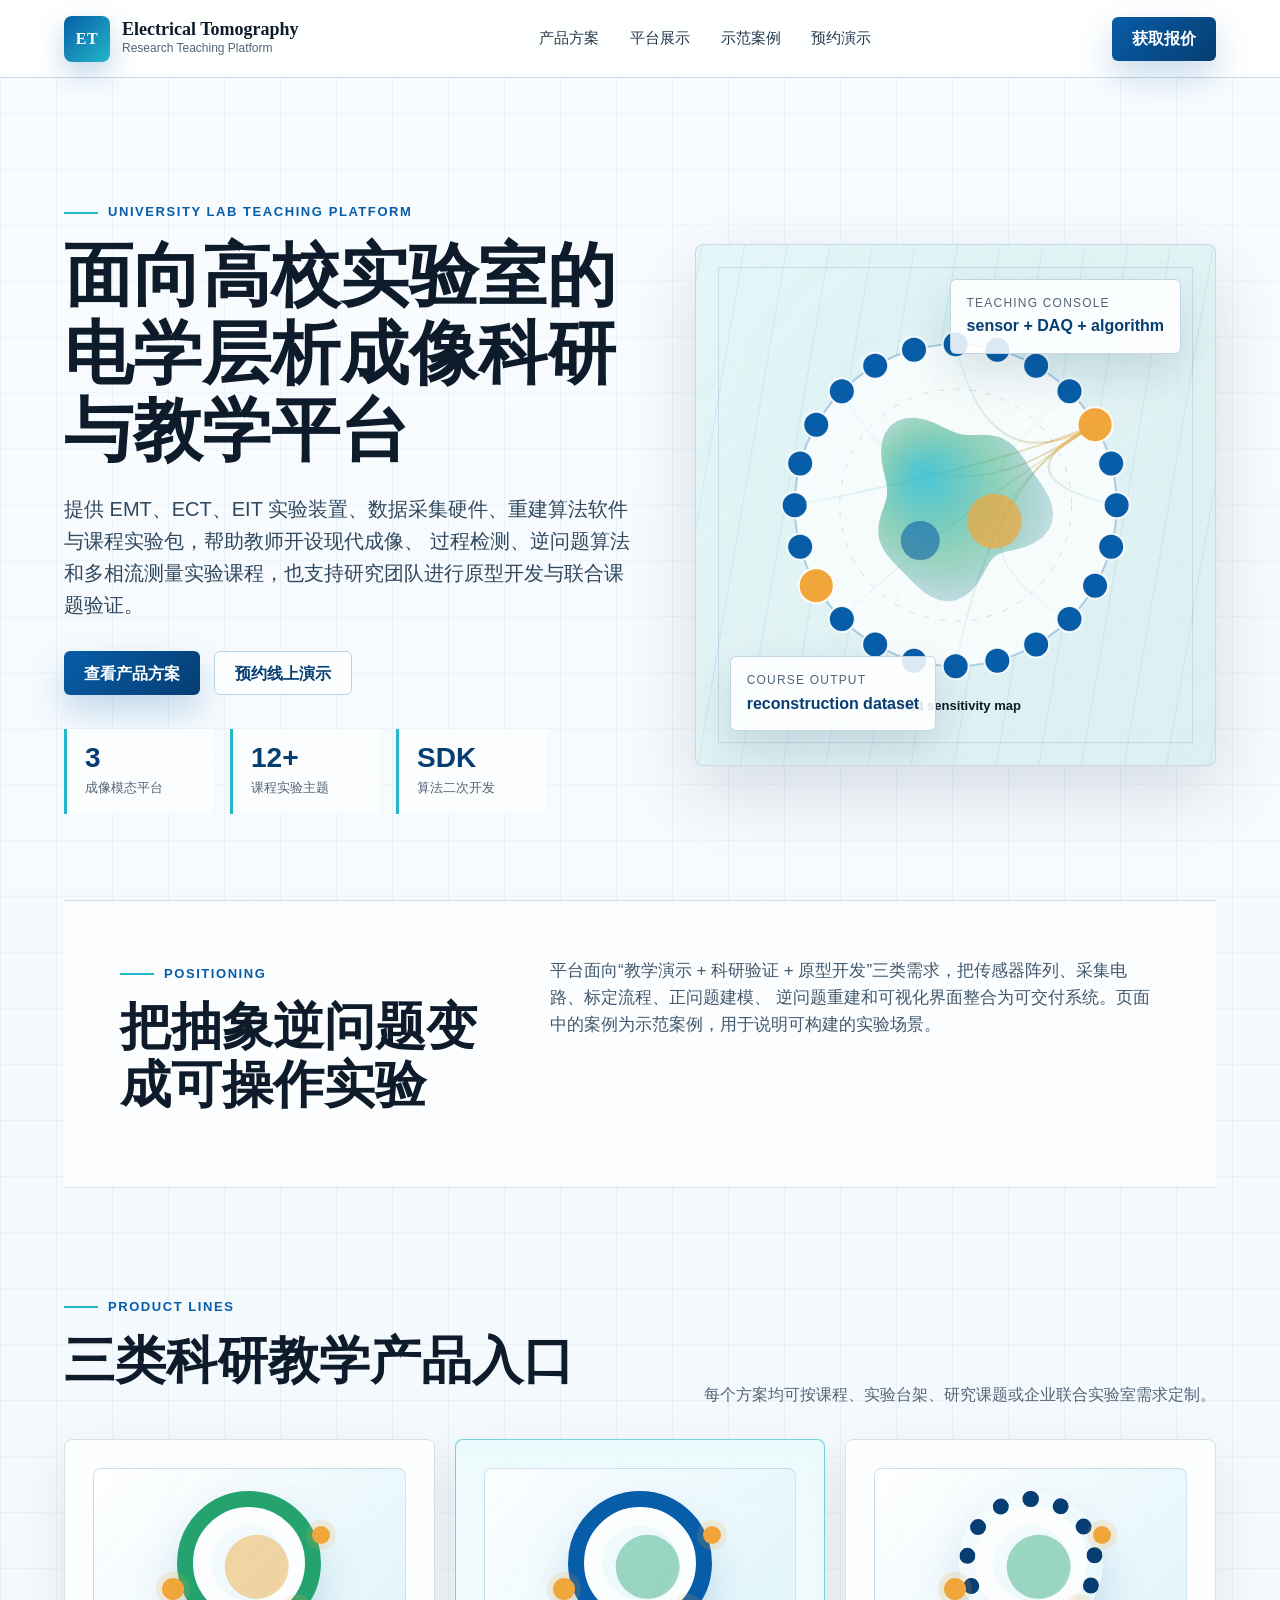
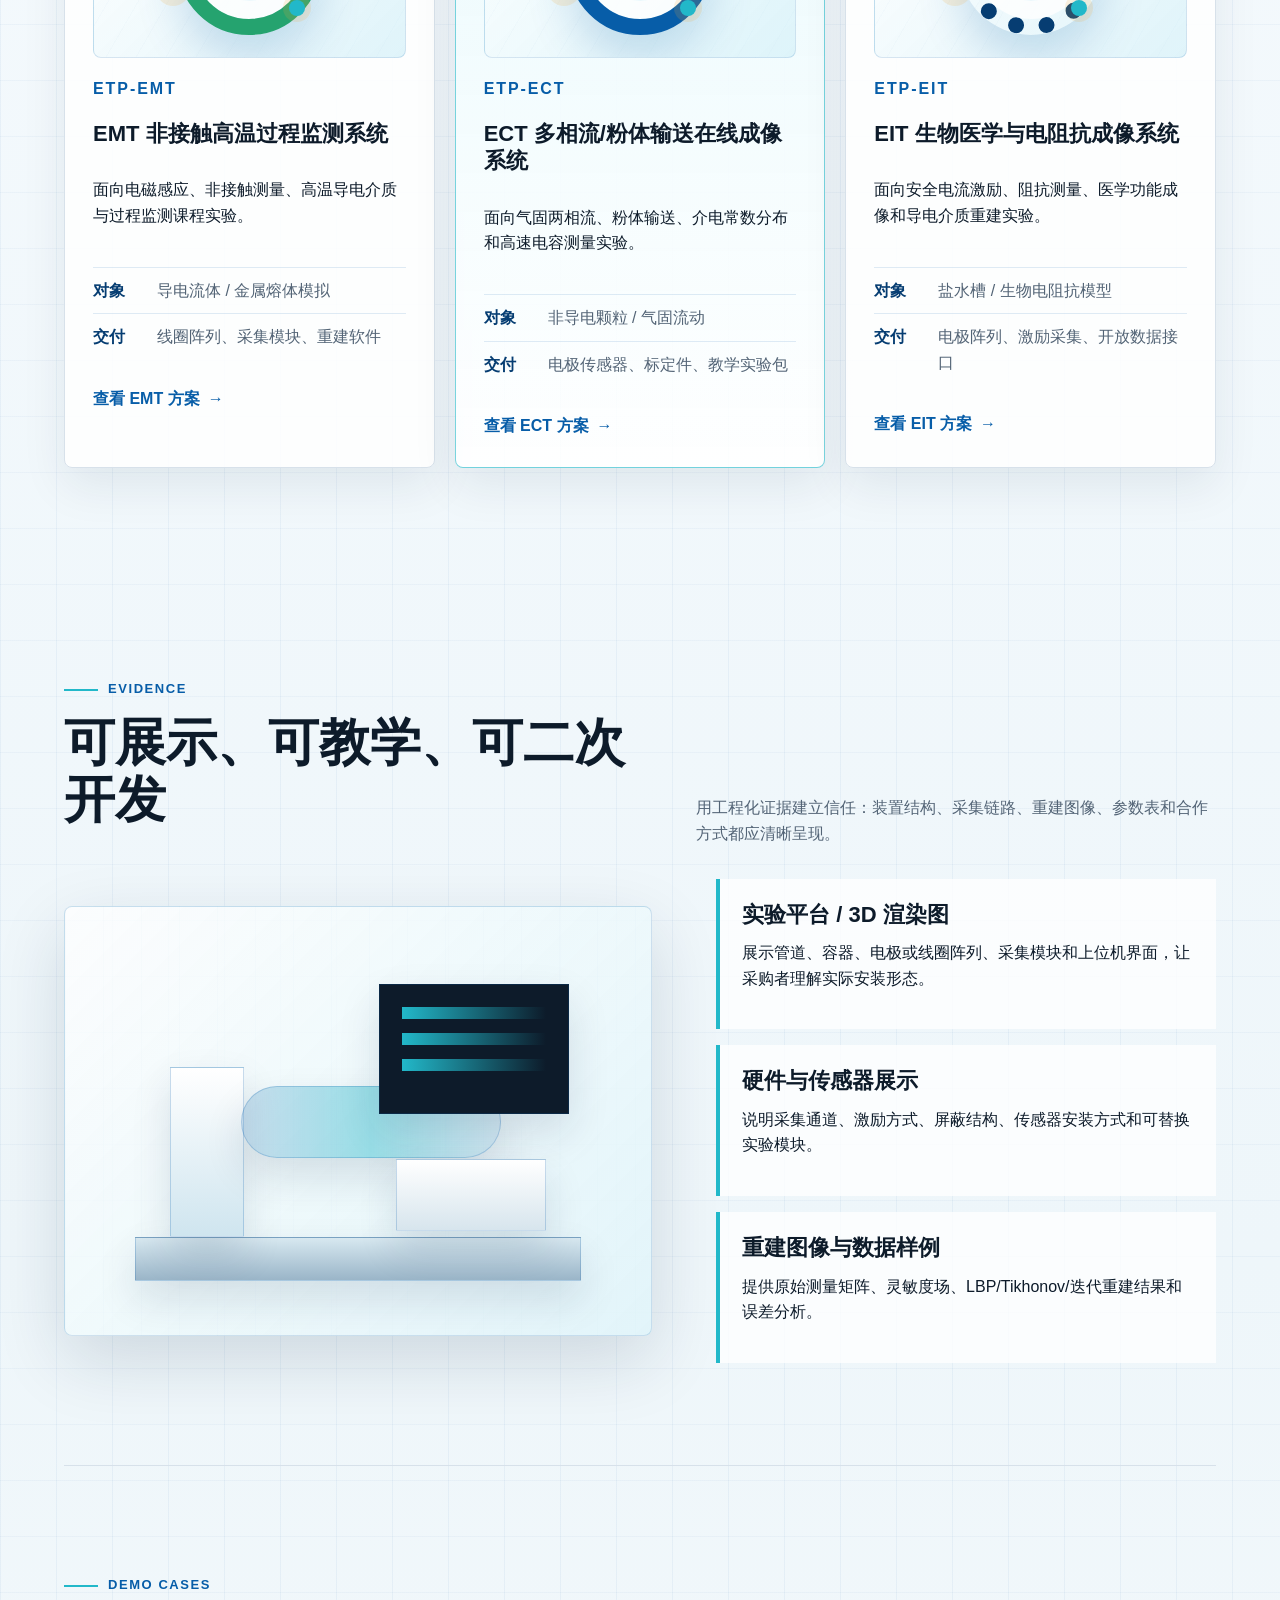
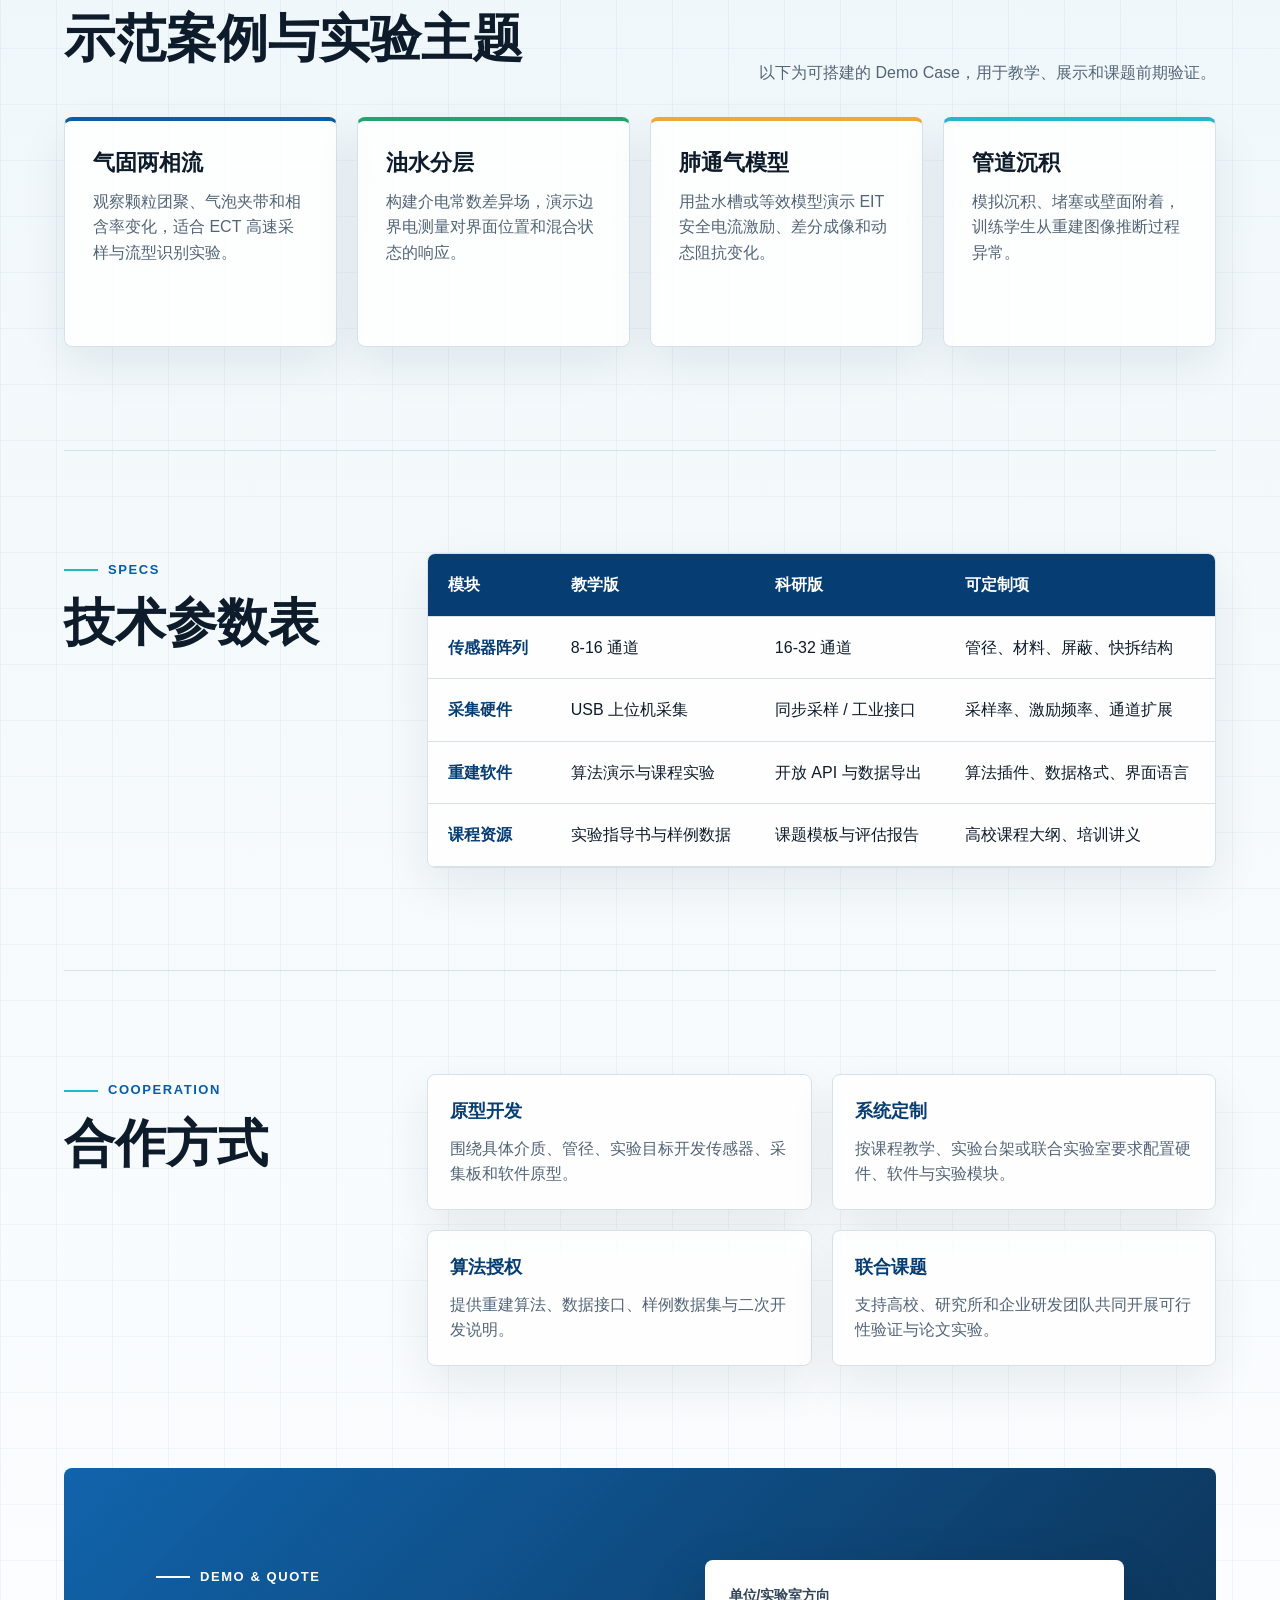
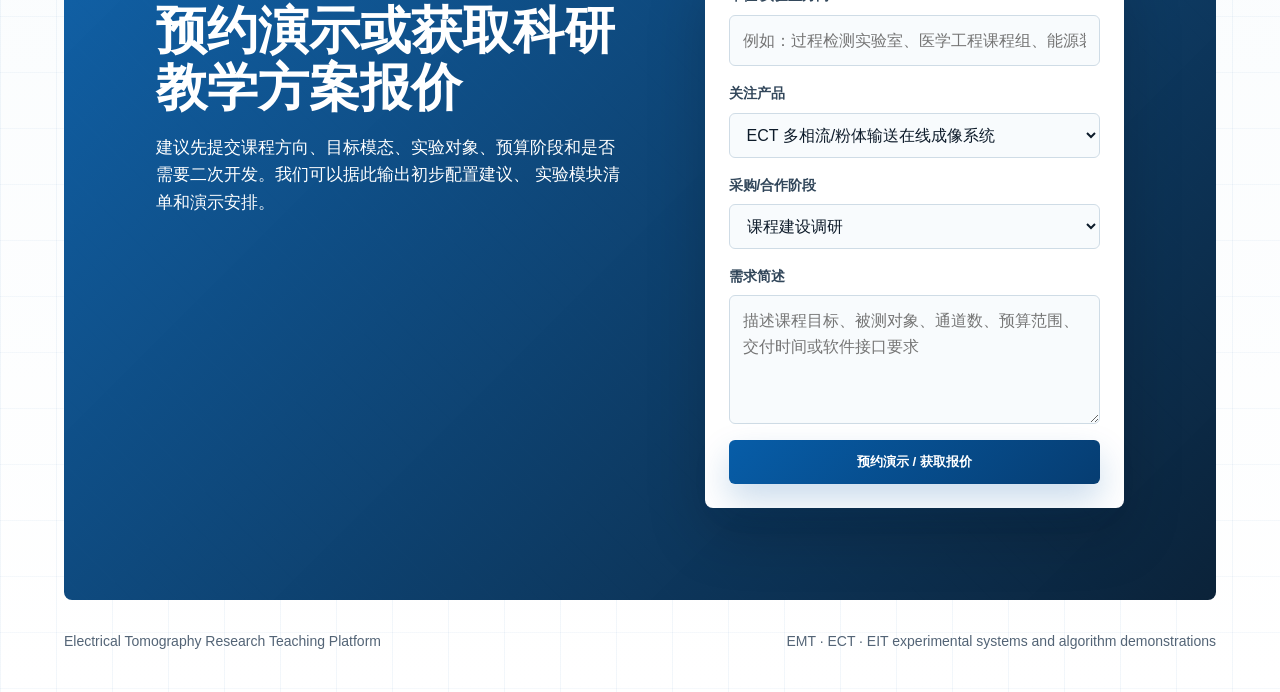
<file: index.html>
<!doctype html>
<html lang="zh-CN">
  <head>
    <meta charset="utf-8" />
    <meta name="viewport" content="width=device-width, initial-scale=1" />
    <title>电学层析成像科研教学平台 | EMT · ECT · EIT</title>
    <meta
      name="description"
      content="面向高校与实验室的电学层析成像科研教学平台，提供 EMT、ECT、EIT 实验装置、课程平台、算法演示系统与联合开发服务。"
    />
    <link rel="stylesheet" href="styles.css" />
  </head>
  <body>
    <header class="site-header">
      <a class="brand" href="index.html#top" aria-label="电学层析成像首页">
        <span class="brand-mark">ET</span>
        <span>
          <strong>Electrical Tomography</strong>
          <small>Research Teaching Platform</small>
        </span>
      </a>
      <nav class="nav" aria-label="主导航">
        <a href="#products">产品方案</a>
        <a href="#evidence">平台展示</a>
        <a href="#cases">示范案例</a>
        <a href="#contact">预约演示</a>
      </nav>
      <a class="header-cta" href="#contact">获取报价</a>
    </header>

    <main id="top">
      <section class="hero">
        <div class="hero-copy">
          <p class="eyebrow">University Lab Teaching Platform</p>
          <h1>
            <span>面向高校实验室的</span>
            <span>电学层析成像科研</span>
            <span>与教学平台</span>
          </h1>
          <p class="lead">
            提供 EMT、ECT、EIT 实验装置、数据采集硬件、重建算法软件与课程实验包，帮助教师开设现代成像、
            过程检测、逆问题算法和多相流测量实验课程，也支持研究团队进行原型开发与联合课题验证。
          </p>
          <div class="hero-actions">
            <a class="button primary" href="#products">查看产品方案</a>
            <a class="button secondary" href="#contact">预约线上演示</a>
          </div>
          <dl class="hero-stats" aria-label="平台能力">
            <div>
              <dt>3</dt>
              <dd>成像模态平台</dd>
            </div>
            <div>
              <dt>12+</dt>
              <dd>课程实验主题</dd>
            </div>
            <div>
              <dt>SDK</dt>
              <dd>算法二次开发</dd>
            </div>
          </dl>
        </div>
        <div class="hero-visual" aria-label="电学层析成像动态示意">
          <canvas id="tomographyCanvas" width="760" height="760"></canvas>
          <div class="visual-card visual-card-top">
            <span>Teaching Console</span>
            <strong>sensor + DAQ + algorithm</strong>
          </div>
          <div class="visual-card visual-card-bottom">
            <span>Course Output</span>
            <strong>reconstruction dataset</strong>
          </div>
        </div>
      </section>

      <section class="intro-band">
        <div>
          <span class="section-kicker">Positioning</span>
          <h2>把抽象逆问题变成可操作实验</h2>
        </div>
        <p>
          平台面向“教学演示 + 科研验证 + 原型开发”三类需求，把传感器阵列、采集电路、标定流程、正问题建模、
          逆问题重建和可视化界面整合为可交付系统。页面中的案例为示范案例，用于说明可构建的实验场景。
        </p>
      </section>

      <section id="products" class="section product-section">
        <div class="section-head">
          <div>
            <span class="section-kicker">Product Lines</span>
            <h2>三类科研教学产品入口</h2>
          </div>
          <p class="section-note">每个方案均可按课程、实验台架、研究课题或企业联合实验室需求定制。</p>
        </div>
        <div class="product-grid">
          <article class="product-card">
            <div class="device-render emt-render" aria-hidden="true">
              <span></span><span></span><span></span>
            </div>
            <p class="product-code">ETP-EMT</p>
            <h3>EMT 非接触高温过程监测系统</h3>
            <p>面向电磁感应、非接触测量、高温导电介质与过程监测课程实验。</p>
            <dl class="mini-specs">
              <div><dt>对象</dt><dd>导电流体 / 金属熔体模拟</dd></div>
              <div><dt>交付</dt><dd>线圈阵列、采集模块、重建软件</dd></div>
            </dl>
            <a class="text-link" href="product-emt.html">查看 EMT 方案</a>
          </article>
          <article class="product-card featured-product">
            <div class="device-render ect-render" aria-hidden="true">
              <span></span><span></span><span></span>
            </div>
            <p class="product-code">ETP-ECT</p>
            <h3>ECT 多相流/粉体输送在线成像系统</h3>
            <p>面向气固两相流、粉体输送、介电常数分布和高速电容测量实验。</p>
            <dl class="mini-specs">
              <div><dt>对象</dt><dd>非导电颗粒 / 气固流动</dd></div>
              <div><dt>交付</dt><dd>电极传感器、标定件、教学实验包</dd></div>
            </dl>
            <a class="text-link" href="product-ect.html">查看 ECT 方案</a>
          </article>
          <article class="product-card">
            <div class="device-render eit-render" aria-hidden="true">
              <span></span><span></span><span></span>
            </div>
            <p class="product-code">ETP-EIT</p>
            <h3>EIT 生物医学与电阻抗成像系统</h3>
            <p>面向安全电流激励、阻抗测量、医学功能成像和导电介质重建实验。</p>
            <dl class="mini-specs">
              <div><dt>对象</dt><dd>盐水槽 / 生物电阻抗模型</dd></div>
              <div><dt>交付</dt><dd>电极阵列、激励采集、开放数据接口</dd></div>
            </dl>
            <a class="text-link" href="product-eit.html">查看 EIT 方案</a>
          </article>
        </div>
      </section>

      <section id="evidence" class="section evidence-section">
        <div class="section-head">
          <div>
            <span class="section-kicker">Evidence</span>
            <h2>可展示、可教学、可二次开发</h2>
          </div>
          <p class="section-note">用工程化证据建立信任：装置结构、采集链路、重建图像、参数表和合作方式都应清晰呈现。</p>
        </div>
        <div class="evidence-layout">
          <div class="lab-render" aria-label="实验平台三维示意">
            <div class="bench"></div>
            <div class="tower"></div>
            <div class="pipe"></div>
            <div class="screen">
              <span></span><span></span><span></span>
            </div>
            <div class="daq"></div>
          </div>
          <div class="evidence-list">
            <article>
              <h3>实验平台 / 3D 渲染图</h3>
              <p>展示管道、容器、电极或线圈阵列、采集模块和上位机界面，让采购者理解实际安装形态。</p>
            </article>
            <article>
              <h3>硬件与传感器展示</h3>
              <p>说明采集通道、激励方式、屏蔽结构、传感器安装方式和可替换实验模块。</p>
            </article>
            <article>
              <h3>重建图像与数据样例</h3>
              <p>提供原始测量矩阵、灵敏度场、LBP/Tikhonov/迭代重建结果和误差分析。</p>
            </article>
          </div>
        </div>
      </section>

      <section id="cases" class="section applications">
        <div class="section-head">
          <div>
            <span class="section-kicker">Demo Cases</span>
            <h2>示范案例与实验主题</h2>
          </div>
          <p class="section-note">以下为可搭建的 Demo Case，用于教学、展示和课题前期验证。</p>
        </div>
        <div class="app-grid">
          <article>
            <h3>气固两相流</h3>
            <p>观察颗粒团聚、气泡夹带和相含率变化，适合 ECT 高速采样与流型识别实验。</p>
          </article>
          <article>
            <h3>油水分层</h3>
            <p>构建介电常数差异场，演示边界电测量对界面位置和混合状态的响应。</p>
          </article>
          <article>
            <h3>肺通气模型</h3>
            <p>用盐水槽或等效模型演示 EIT 安全电流激励、差分成像和动态阻抗变化。</p>
          </article>
          <article>
            <h3>管道沉积</h3>
            <p>模拟沉积、堵塞或壁面附着，训练学生从重建图像推断过程异常。</p>
          </article>
        </div>
      </section>

      <section class="section spec-section">
        <div>
          <span class="section-kicker">Specs</span>
          <h2>技术参数表</h2>
        </div>
        <div class="table-wrap">
          <table>
            <thead>
              <tr>
                <th>模块</th>
                <th>教学版</th>
                <th>科研版</th>
                <th>可定制项</th>
              </tr>
            </thead>
            <tbody>
              <tr>
                <td>传感器阵列</td>
                <td>8-16 通道</td>
                <td>16-32 通道</td>
                <td>管径、材料、屏蔽、快拆结构</td>
              </tr>
              <tr>
                <td>采集硬件</td>
                <td>USB 上位机采集</td>
                <td>同步采样 / 工业接口</td>
                <td>采样率、激励频率、通道扩展</td>
              </tr>
              <tr>
                <td>重建软件</td>
                <td>算法演示与课程实验</td>
                <td>开放 API 与数据导出</td>
                <td>算法插件、数据格式、界面语言</td>
              </tr>
              <tr>
                <td>课程资源</td>
                <td>实验指导书与样例数据</td>
                <td>课题模板与评估报告</td>
                <td>高校课程大纲、培训讲义</td>
              </tr>
            </tbody>
          </table>
        </div>
      </section>

      <section class="section collaboration">
        <div>
          <span class="section-kicker">Cooperation</span>
          <h2>合作方式</h2>
        </div>
        <div class="capability-grid">
          <div>
            <strong>原型开发</strong>
            <span>围绕具体介质、管径、实验目标开发传感器、采集板和软件原型。</span>
          </div>
          <div>
            <strong>系统定制</strong>
            <span>按课程教学、实验台架或联合实验室要求配置硬件、软件与实验模块。</span>
          </div>
          <div>
            <strong>算法授权</strong>
            <span>提供重建算法、数据接口、样例数据集与二次开发说明。</span>
          </div>
          <div>
            <strong>联合课题</strong>
            <span>支持高校、研究所和企业研发团队共同开展可行性验证与论文实验。</span>
          </div>
        </div>
      </section>

      <section id="contact" class="contact">
        <div>
          <span class="section-kicker">Demo & Quote</span>
          <h2>预约演示或获取科研教学方案报价</h2>
          <p>
            建议先提交课程方向、目标模态、实验对象、预算阶段和是否需要二次开发。我们可以据此输出初步配置建议、
            实验模块清单和演示安排。
          </p>
        </div>
        <form class="contact-form">
          <label>
            <span>单位/实验室方向</span>
            <input type="text" placeholder="例如：过程检测实验室、医学工程课程组、能源装备团队" />
          </label>
          <label>
            <span>关注产品</span>
            <select>
              <option>ECT 多相流/粉体输送在线成像系统</option>
              <option>EMT 非接触高温过程监测系统</option>
              <option>EIT 生物医学与电阻抗成像系统</option>
              <option>三模态综合教学平台</option>
            </select>
          </label>
          <label>
            <span>采购/合作阶段</span>
            <select>
              <option>课程建设调研</option>
              <option>实验室采购论证</option>
              <option>科研原型开发</option>
              <option>联合课题合作</option>
            </select>
          </label>
          <label>
            <span>需求简述</span>
            <textarea rows="4" placeholder="描述课程目标、被测对象、通道数、预算范围、交付时间或软件接口要求"></textarea>
          </label>
          <button type="button">预约演示 / 获取报价</button>
        </form>
      </section>
    </main>

    <footer class="site-footer">
      <span>Electrical Tomography Research Teaching Platform</span>
      <span>EMT · ECT · EIT experimental systems and algorithm demonstrations</span>
    </footer>

    <script src="app.js"></script>
  </body>
</html>
</file>
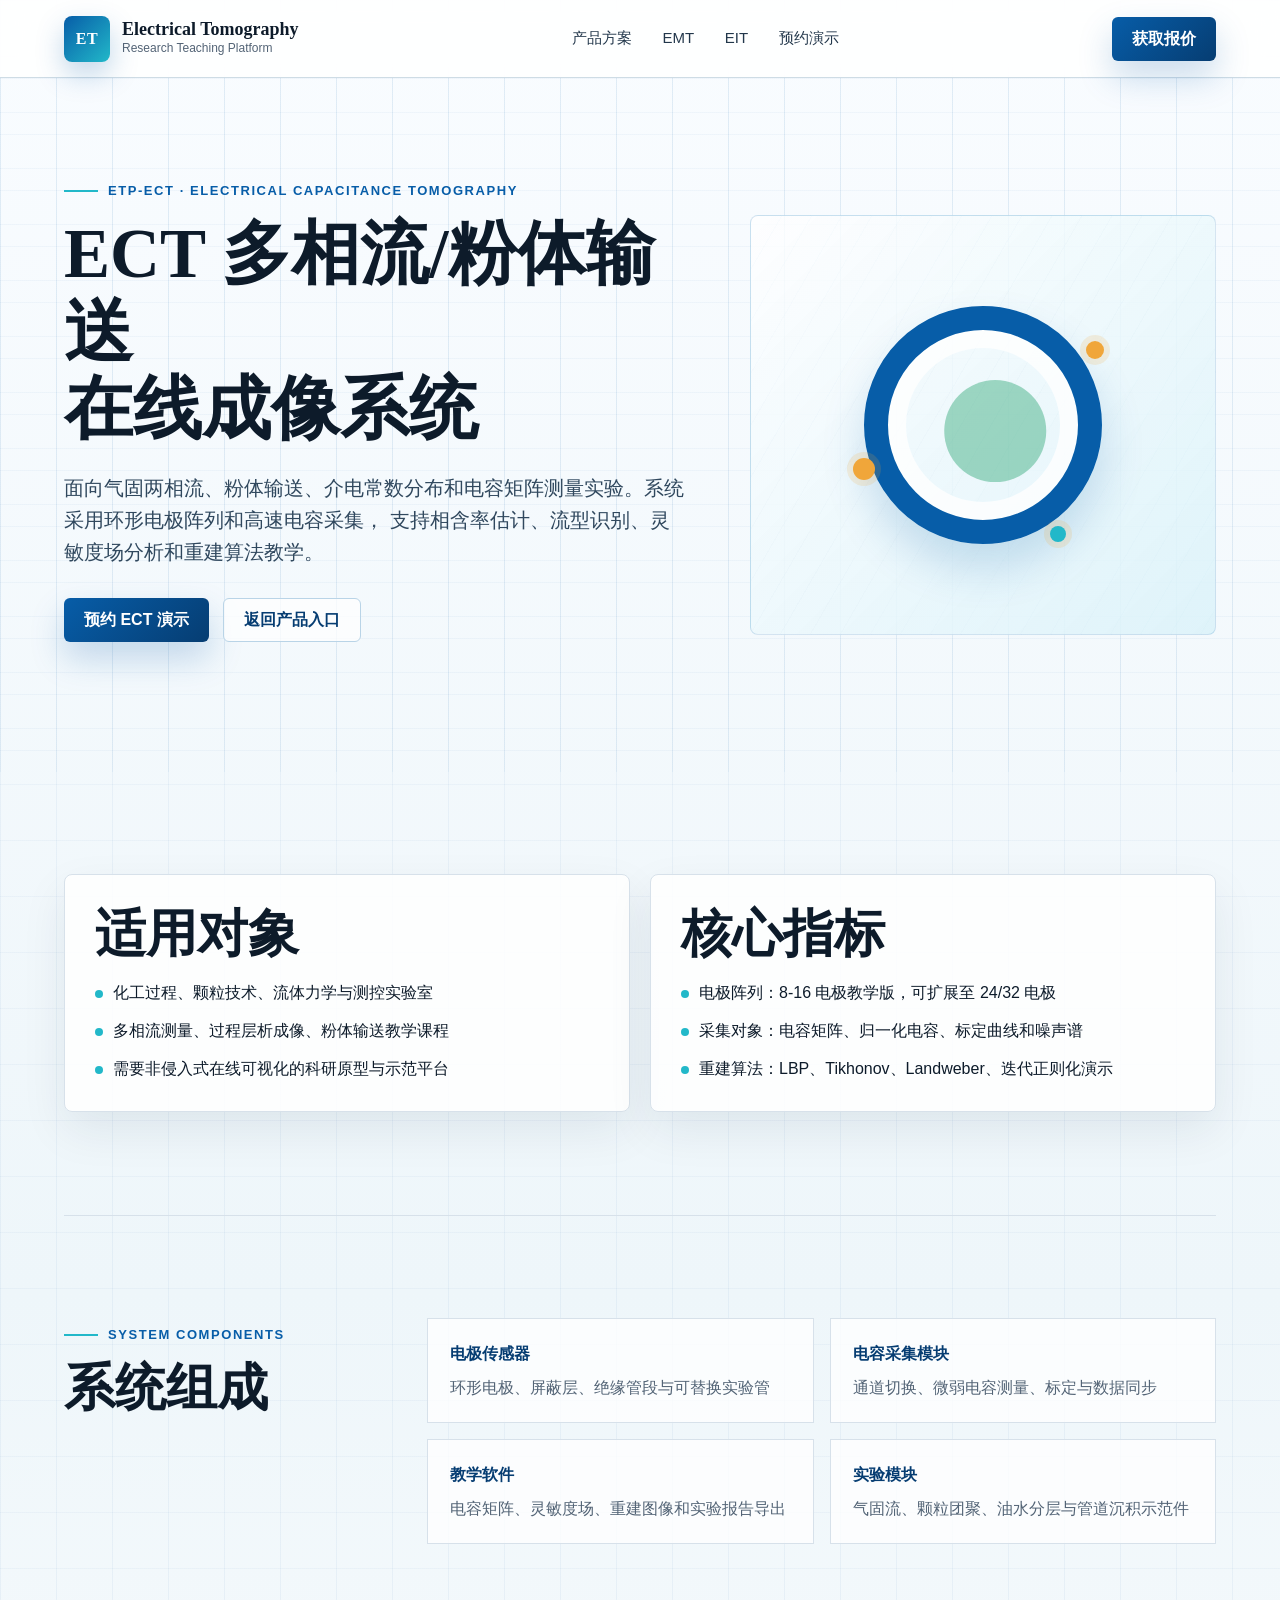
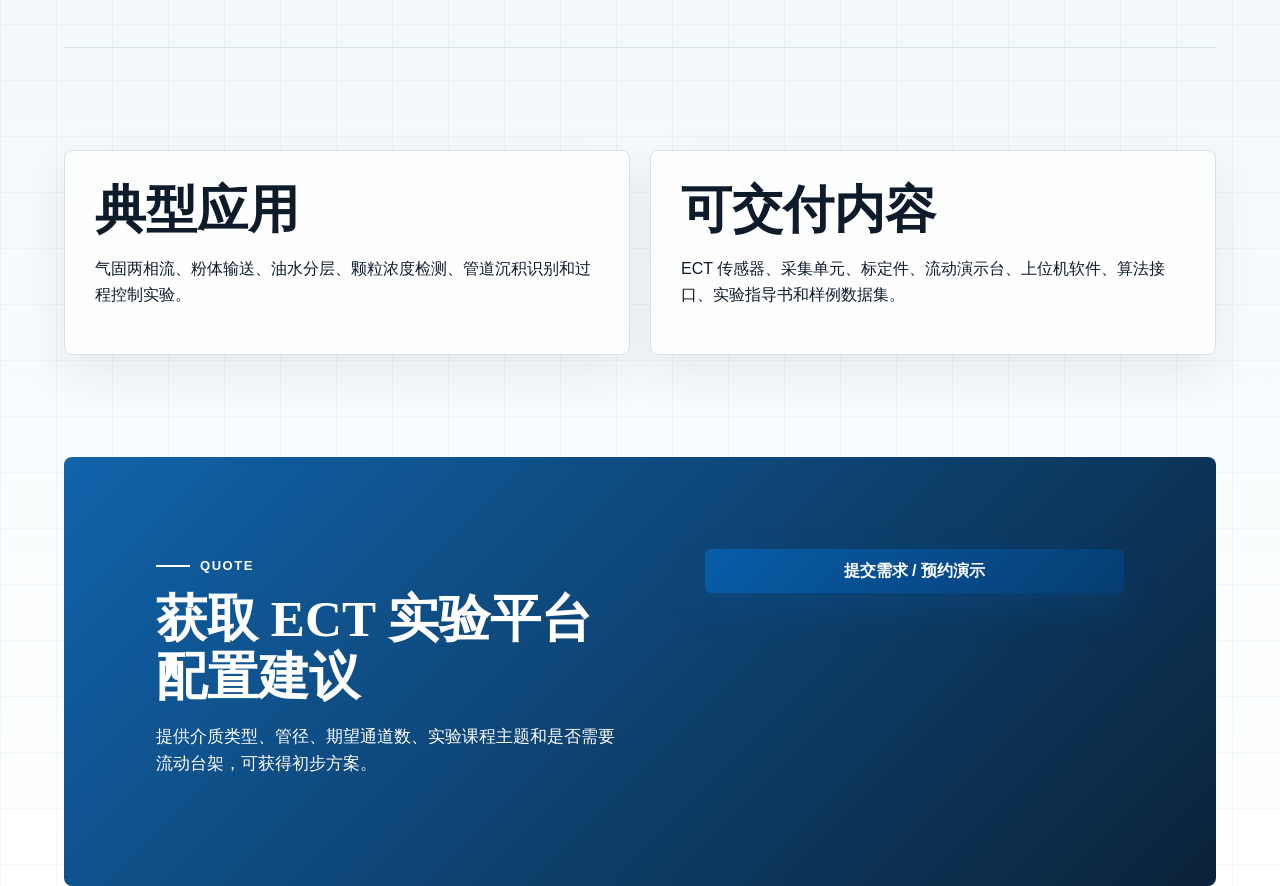
<file: product-ect.html>
<!doctype html>
<html lang="zh-CN">
  <head>
    <meta charset="utf-8" />
    <meta name="viewport" content="width=device-width, initial-scale=1" />
    <title>ECT 多相流/粉体输送在线成像系统 | 电学层析成像科研教学平台</title>
    <meta name="description" content="ECT 多相流/粉体输送在线成像系统，面向高校实验教学、气固两相流测量和介电常数分布重建研究。" />
    <link rel="stylesheet" href="styles.css" />
  </head>
  <body>
    <header class="site-header">
      <a class="brand" href="index.html#top">
        <span class="brand-mark">ET</span>
        <span><strong>Electrical Tomography</strong><small>Research Teaching Platform</small></span>
      </a>
      <nav class="nav" aria-label="产品导航">
        <a href="index.html#products">产品方案</a>
        <a href="product-emt.html">EMT</a>
        <a href="product-eit.html">EIT</a>
        <a href="index.html#contact">预约演示</a>
      </nav>
      <a class="header-cta" href="index.html#contact">获取报价</a>
    </header>

    <main>
      <section class="product-hero">
        <div>
          <p class="eyebrow">ETP-ECT · Electrical Capacitance Tomography</p>
          <h1><span>ECT 多相流/粉体输送</span><span>在线成像系统</span></h1>
          <p class="lead">
            面向气固两相流、粉体输送、介电常数分布和电容矩阵测量实验。系统采用环形电极阵列和高速电容采集，
            支持相含率估计、流型识别、灵敏度场分析和重建算法教学。
          </p>
          <div class="hero-actions">
            <a class="button primary" href="index.html#contact">预约 ECT 演示</a>
            <a class="button secondary" href="index.html#products">返回产品入口</a>
          </div>
        </div>
        <div class="product-visual">
          <div class="device-render ect-render large-render" aria-hidden="true"><span></span><span></span><span></span></div>
        </div>
      </section>

      <section class="section product-detail-grid">
        <article>
          <h2>适用对象</h2>
          <ul class="check-list">
            <li>化工过程、颗粒技术、流体力学与测控实验室</li>
            <li>多相流测量、过程层析成像、粉体输送教学课程</li>
            <li>需要非侵入式在线可视化的科研原型与示范平台</li>
          </ul>
        </article>
        <article>
          <h2>核心指标</h2>
          <ul class="check-list">
            <li>电极阵列：8-16 电极教学版，可扩展至 24/32 电极</li>
            <li>采集对象：电容矩阵、归一化电容、标定曲线和噪声谱</li>
            <li>重建算法：LBP、Tikhonov、Landweber、迭代正则化演示</li>
          </ul>
        </article>
      </section>

      <section class="section system-strip">
        <div>
          <span class="section-kicker">System Components</span>
          <h2>系统组成</h2>
        </div>
        <div class="strip-grid">
          <div><strong>电极传感器</strong><span>环形电极、屏蔽层、绝缘管段与可替换实验管</span></div>
          <div><strong>电容采集模块</strong><span>通道切换、微弱电容测量、标定与数据同步</span></div>
          <div><strong>教学软件</strong><span>电容矩阵、灵敏度场、重建图像和实验报告导出</span></div>
          <div><strong>实验模块</strong><span>气固流、颗粒团聚、油水分层与管道沉积示范件</span></div>
        </div>
      </section>

      <section class="section product-detail-grid">
        <article>
          <h2>典型应用</h2>
          <p>气固两相流、粉体输送、油水分层、颗粒浓度检测、管道沉积识别和过程控制实验。</p>
        </article>
        <article>
          <h2>可交付内容</h2>
          <p>ECT 传感器、采集单元、标定件、流动演示台、上位机软件、算法接口、实验指导书和样例数据集。</p>
        </article>
      </section>

      <section class="contact product-cta">
        <div>
          <span class="section-kicker">Quote</span>
          <h2>获取 ECT 实验平台配置建议</h2>
          <p>提供介质类型、管径、期望通道数、实验课程主题和是否需要流动台架，可获得初步方案。</p>
        </div>
        <a class="button primary" href="index.html#contact">提交需求 / 预约演示</a>
      </section>
    </main>
  </body>
</html>
</file>
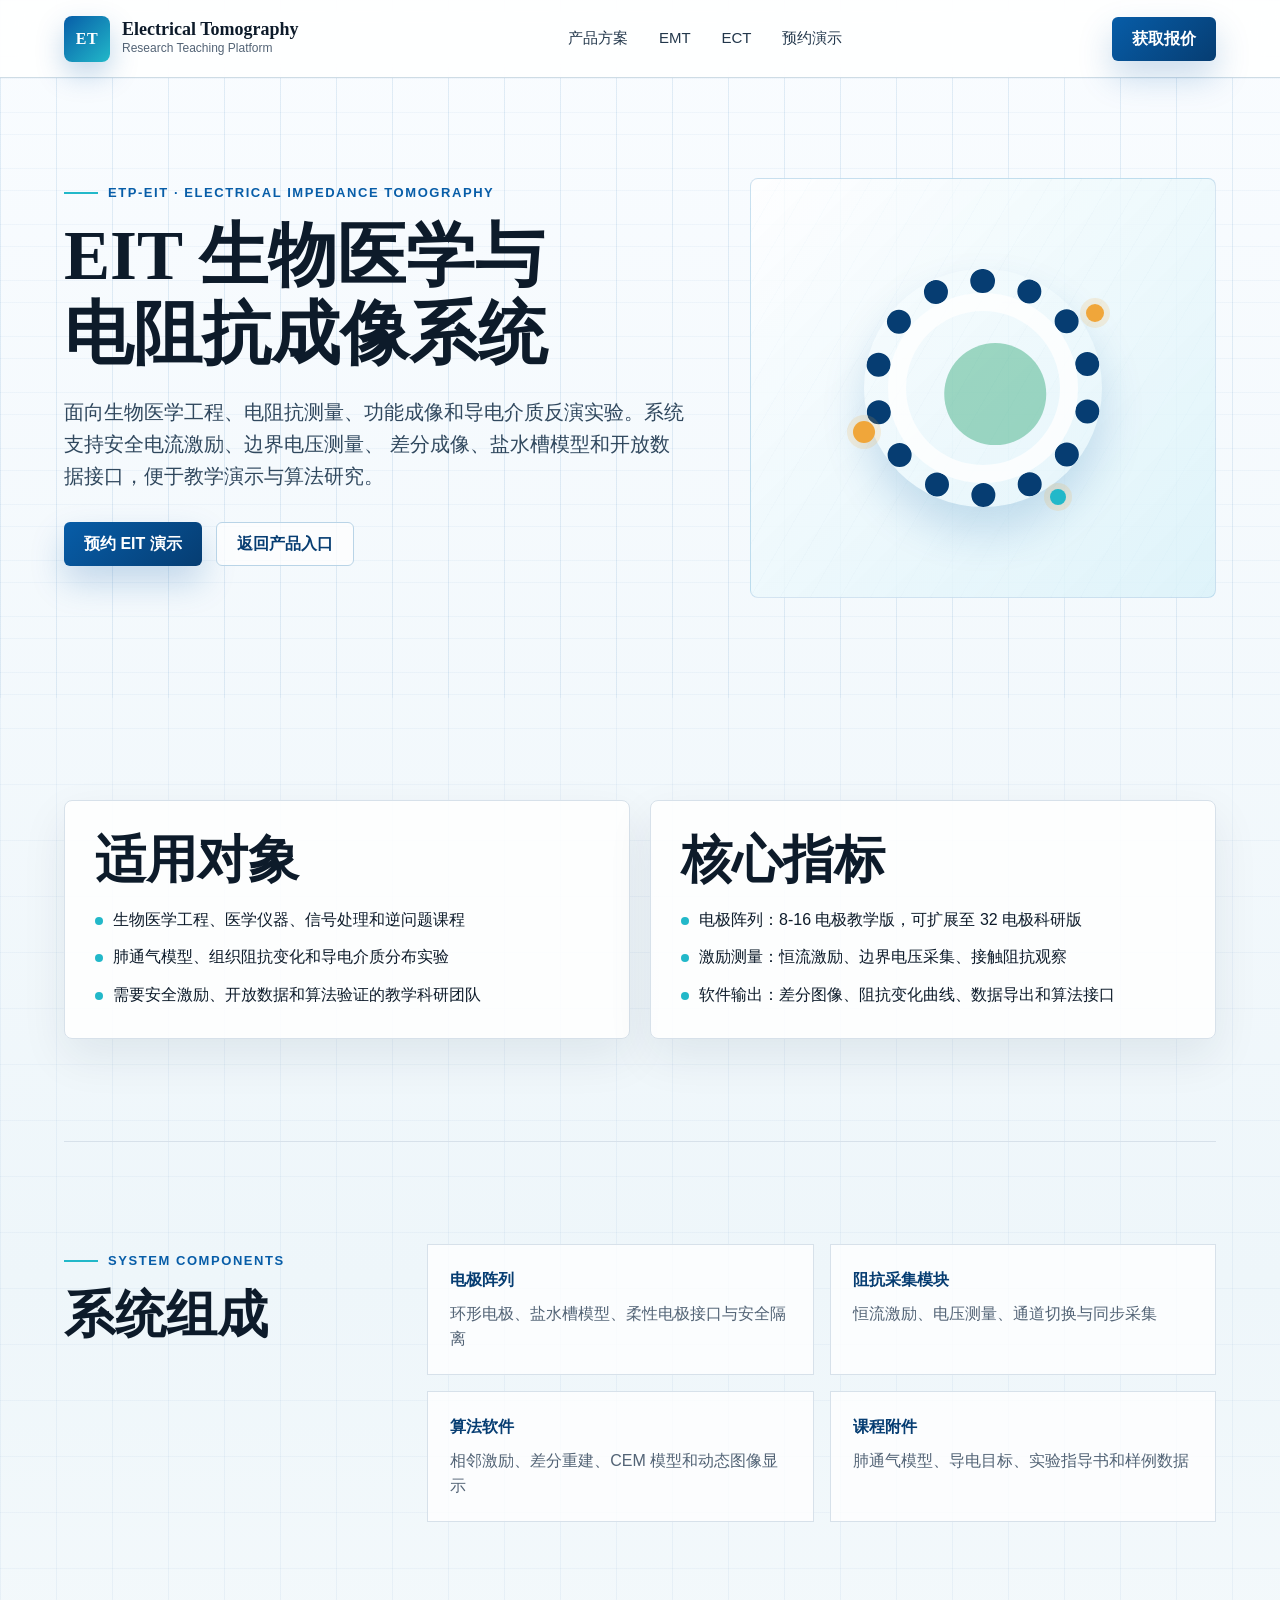
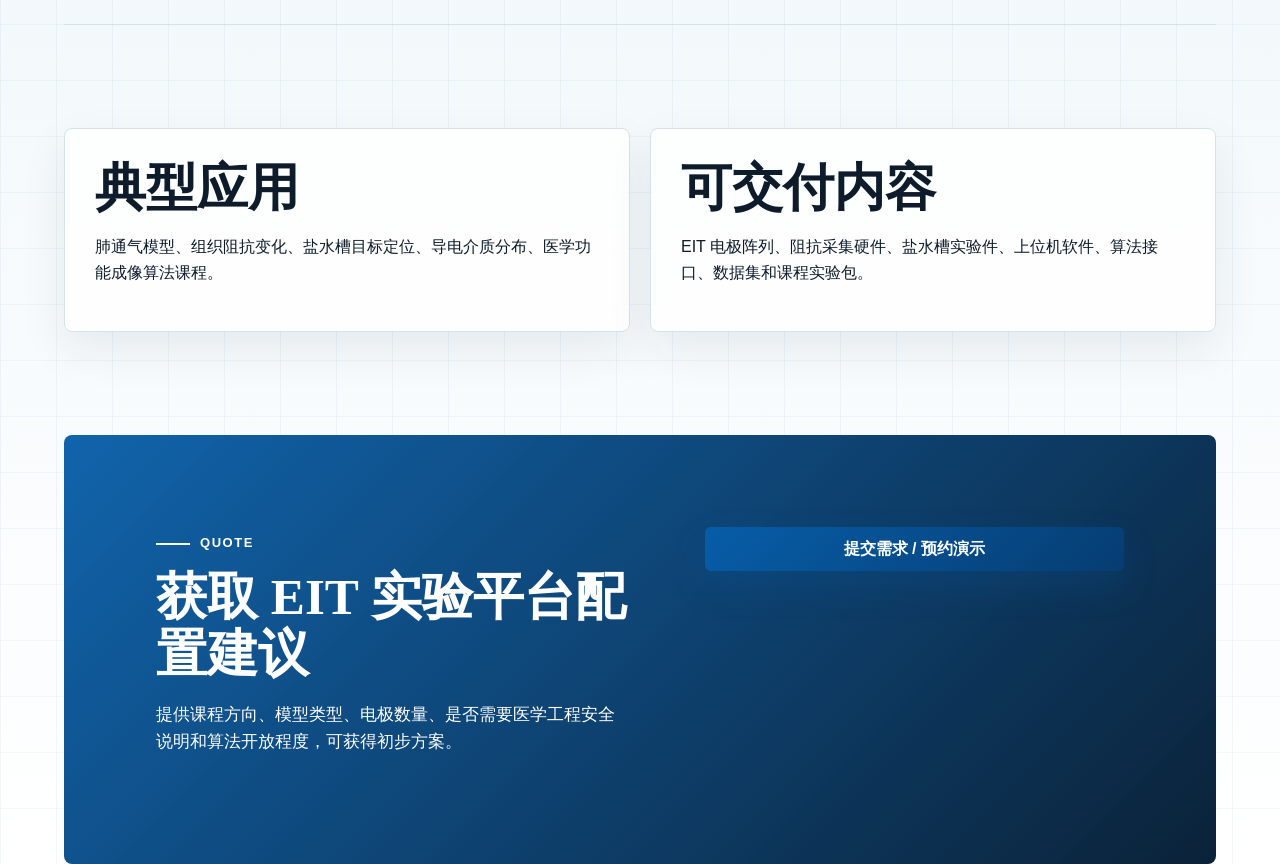
<file: product-eit.html>
<!doctype html>
<html lang="zh-CN">
  <head>
    <meta charset="utf-8" />
    <meta name="viewport" content="width=device-width, initial-scale=1" />
    <title>EIT 生物医学与电阻抗成像系统 | 电学层析成像科研教学平台</title>
    <meta name="description" content="EIT 生物医学与电阻抗成像系统，面向高校实验教学、医学工程课程和导电介质阻抗成像研究。" />
    <link rel="stylesheet" href="styles.css" />
  </head>
  <body>
    <header class="site-header">
      <a class="brand" href="index.html#top">
        <span class="brand-mark">ET</span>
        <span><strong>Electrical Tomography</strong><small>Research Teaching Platform</small></span>
      </a>
      <nav class="nav" aria-label="产品导航">
        <a href="index.html#products">产品方案</a>
        <a href="product-emt.html">EMT</a>
        <a href="product-ect.html">ECT</a>
        <a href="index.html#contact">预约演示</a>
      </nav>
      <a class="header-cta" href="index.html#contact">获取报价</a>
    </header>

    <main>
      <section class="product-hero">
        <div>
          <p class="eyebrow">ETP-EIT · Electrical Impedance Tomography</p>
          <h1><span>EIT 生物医学与</span><span>电阻抗成像系统</span></h1>
          <p class="lead">
            面向生物医学工程、电阻抗测量、功能成像和导电介质反演实验。系统支持安全电流激励、边界电压测量、
            差分成像、盐水槽模型和开放数据接口，便于教学演示与算法研究。
          </p>
          <div class="hero-actions">
            <a class="button primary" href="index.html#contact">预约 EIT 演示</a>
            <a class="button secondary" href="index.html#products">返回产品入口</a>
          </div>
        </div>
        <div class="product-visual">
          <div class="device-render eit-render large-render" aria-hidden="true"><span></span><span></span><span></span></div>
        </div>
      </section>

      <section class="section product-detail-grid">
        <article>
          <h2>适用对象</h2>
          <ul class="check-list">
            <li>生物医学工程、医学仪器、信号处理和逆问题课程</li>
            <li>肺通气模型、组织阻抗变化和导电介质分布实验</li>
            <li>需要安全激励、开放数据和算法验证的教学科研团队</li>
          </ul>
        </article>
        <article>
          <h2>核心指标</h2>
          <ul class="check-list">
            <li>电极阵列：8-16 电极教学版，可扩展至 32 电极科研版</li>
            <li>激励测量：恒流激励、边界电压采集、接触阻抗观察</li>
            <li>软件输出：差分图像、阻抗变化曲线、数据导出和算法接口</li>
          </ul>
        </article>
      </section>

      <section class="section system-strip">
        <div>
          <span class="section-kicker">System Components</span>
          <h2>系统组成</h2>
        </div>
        <div class="strip-grid">
          <div><strong>电极阵列</strong><span>环形电极、盐水槽模型、柔性电极接口与安全隔离</span></div>
          <div><strong>阻抗采集模块</strong><span>恒流激励、电压测量、通道切换与同步采集</span></div>
          <div><strong>算法软件</strong><span>相邻激励、差分重建、CEM 模型和动态图像显示</span></div>
          <div><strong>课程附件</strong><span>肺通气模型、导电目标、实验指导书和样例数据</span></div>
        </div>
      </section>

      <section class="section product-detail-grid">
        <article>
          <h2>典型应用</h2>
          <p>肺通气模型、组织阻抗变化、盐水槽目标定位、导电介质分布、医学功能成像算法课程。</p>
        </article>
        <article>
          <h2>可交付内容</h2>
          <p>EIT 电极阵列、阻抗采集硬件、盐水槽实验件、上位机软件、算法接口、数据集和课程实验包。</p>
        </article>
      </section>

      <section class="contact product-cta">
        <div>
          <span class="section-kicker">Quote</span>
          <h2>获取 EIT 实验平台配置建议</h2>
          <p>提供课程方向、模型类型、电极数量、是否需要医学工程安全说明和算法开放程度，可获得初步方案。</p>
        </div>
        <a class="button primary" href="index.html#contact">提交需求 / 预约演示</a>
      </section>
    </main>
  </body>
</html>
</file>
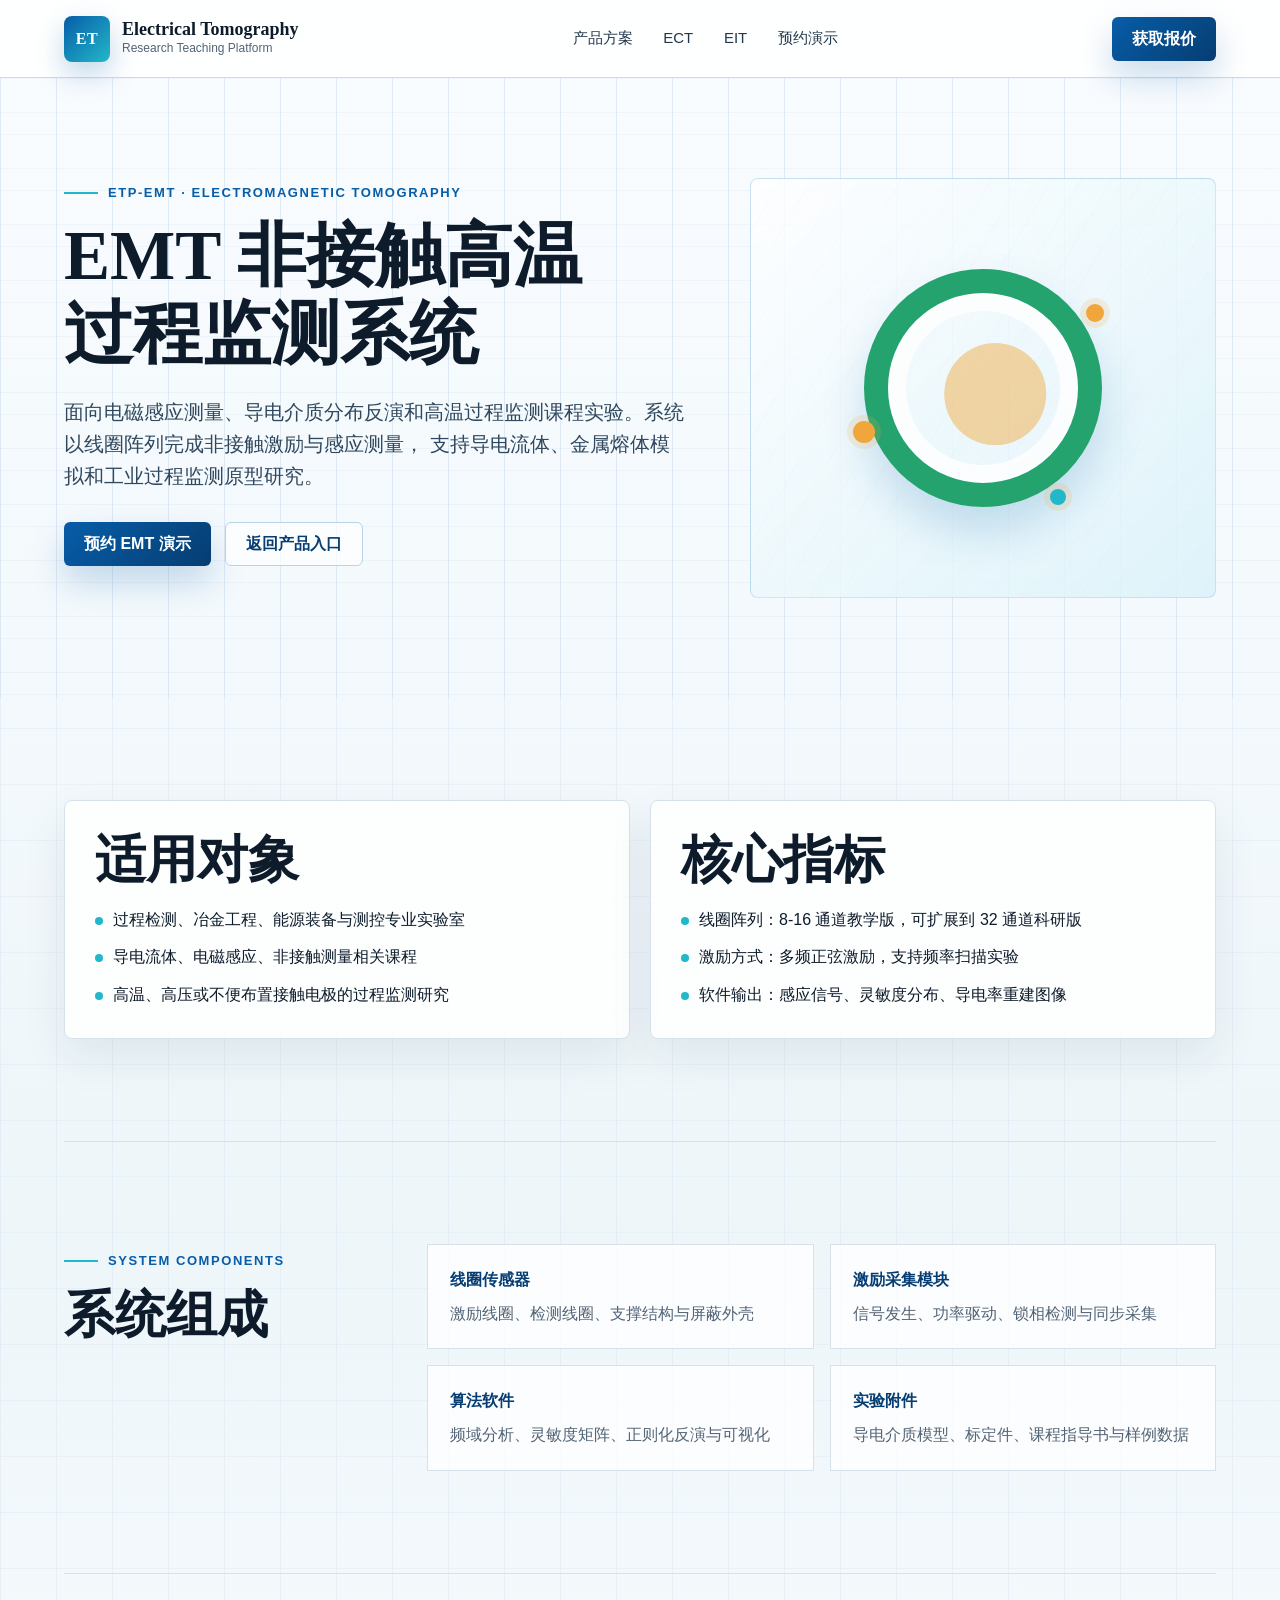
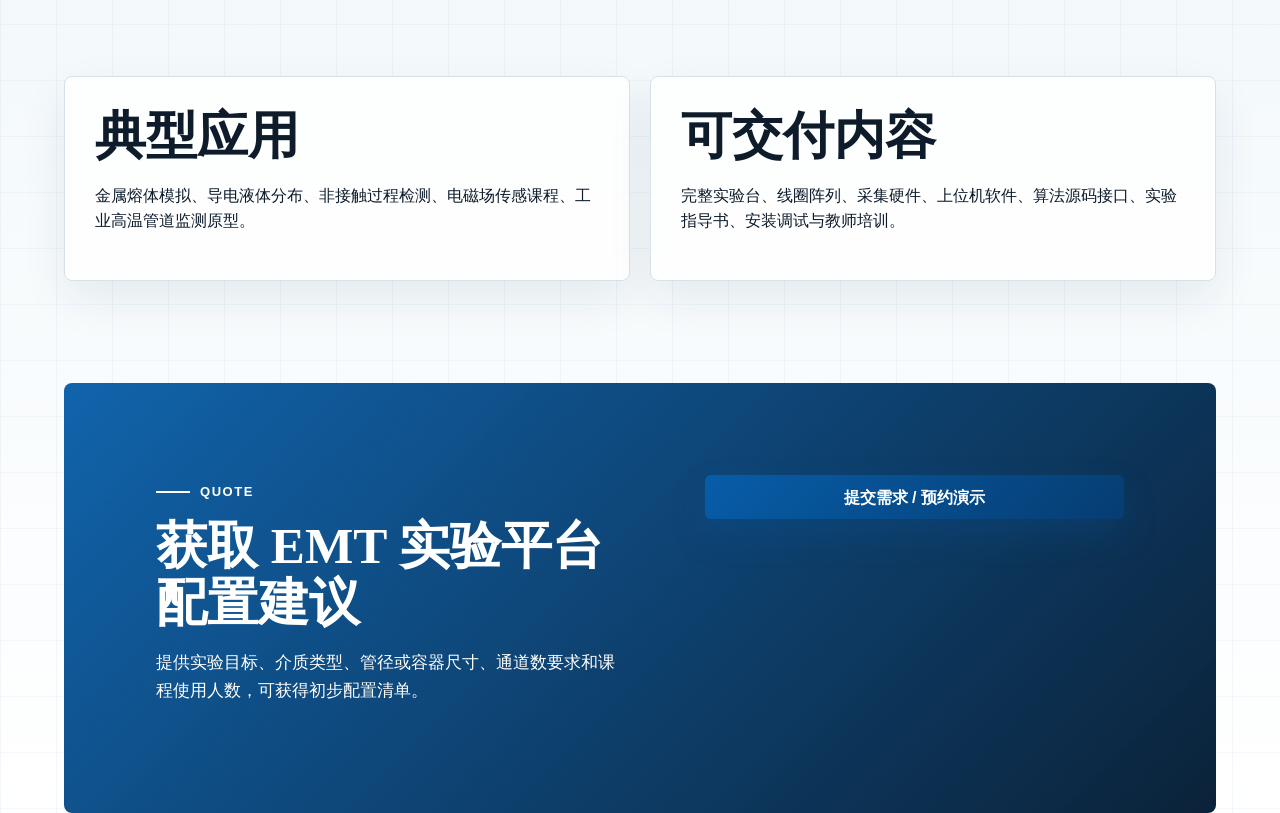
<file: product-emt.html>
<!doctype html>
<html lang="zh-CN">
  <head>
    <meta charset="utf-8" />
    <meta name="viewport" content="width=device-width, initial-scale=1" />
    <title>EMT 非接触高温过程监测系统 | 电学层析成像科研教学平台</title>
    <meta name="description" content="EMT 非接触高温过程监测系统，面向高校实验教学、导电流体研究和高温过程监测原型开发。" />
    <link rel="stylesheet" href="styles.css" />
  </head>
  <body>
    <header class="site-header">
      <a class="brand" href="index.html#top">
        <span class="brand-mark">ET</span>
        <span><strong>Electrical Tomography</strong><small>Research Teaching Platform</small></span>
      </a>
      <nav class="nav" aria-label="产品导航">
        <a href="index.html#products">产品方案</a>
        <a href="product-ect.html">ECT</a>
        <a href="product-eit.html">EIT</a>
        <a href="index.html#contact">预约演示</a>
      </nav>
      <a class="header-cta" href="index.html#contact">获取报价</a>
    </header>

    <main>
      <section class="product-hero">
        <div>
          <p class="eyebrow">ETP-EMT · Electromagnetic Tomography</p>
          <h1><span>EMT 非接触高温</span><span>过程监测系统</span></h1>
          <p class="lead">
            面向电磁感应测量、导电介质分布反演和高温过程监测课程实验。系统以线圈阵列完成非接触激励与感应测量，
            支持导电流体、金属熔体模拟和工业过程监测原型研究。
          </p>
          <div class="hero-actions">
            <a class="button primary" href="index.html#contact">预约 EMT 演示</a>
            <a class="button secondary" href="index.html#products">返回产品入口</a>
          </div>
        </div>
        <div class="product-visual">
          <div class="device-render emt-render large-render" aria-hidden="true"><span></span><span></span><span></span></div>
        </div>
      </section>

      <section class="section product-detail-grid">
        <article>
          <h2>适用对象</h2>
          <ul class="check-list">
            <li>过程检测、冶金工程、能源装备与测控专业实验室</li>
            <li>导电流体、电磁感应、非接触测量相关课程</li>
            <li>高温、高压或不便布置接触电极的过程监测研究</li>
          </ul>
        </article>
        <article>
          <h2>核心指标</h2>
          <ul class="check-list">
            <li>线圈阵列：8-16 通道教学版，可扩展到 32 通道科研版</li>
            <li>激励方式：多频正弦激励，支持频率扫描实验</li>
            <li>软件输出：感应信号、灵敏度分布、导电率重建图像</li>
          </ul>
        </article>
      </section>

      <section class="section system-strip">
        <div>
          <span class="section-kicker">System Components</span>
          <h2>系统组成</h2>
        </div>
        <div class="strip-grid">
          <div><strong>线圈传感器</strong><span>激励线圈、检测线圈、支撑结构与屏蔽外壳</span></div>
          <div><strong>激励采集模块</strong><span>信号发生、功率驱动、锁相检测与同步采集</span></div>
          <div><strong>算法软件</strong><span>频域分析、灵敏度矩阵、正则化反演与可视化</span></div>
          <div><strong>实验附件</strong><span>导电介质模型、标定件、课程指导书与样例数据</span></div>
        </div>
      </section>

      <section class="section product-detail-grid">
        <article>
          <h2>典型应用</h2>
          <p>金属熔体模拟、导电液体分布、非接触过程检测、电磁场传感课程、工业高温管道监测原型。</p>
        </article>
        <article>
          <h2>可交付内容</h2>
          <p>完整实验台、线圈阵列、采集硬件、上位机软件、算法源码接口、实验指导书、安装调试与教师培训。</p>
        </article>
      </section>

      <section class="contact product-cta">
        <div>
          <span class="section-kicker">Quote</span>
          <h2>获取 EMT 实验平台配置建议</h2>
          <p>提供实验目标、介质类型、管径或容器尺寸、通道数要求和课程使用人数，可获得初步配置清单。</p>
        </div>
        <a class="button primary" href="index.html#contact">提交需求 / 预约演示</a>
      </section>
    </main>
  </body>
</html>
</file>
<file: styles.css>
:root {
  --ink: #0d1b2a;
  --muted: #536476;
  --line: #d7e1ea;
  --paper: #f7fbfd;
  --white: #ffffff;
  --blue: #075da8;
  --blue-deep: #063d72;
  --cyan: #22b8c9;
  --green: #25a36f;
  --amber: #f0a63a;
  --shadow: 0 24px 70px rgba(8, 35, 63, 0.14);
}

* {
  box-sizing: border-box;
}

html {
  scroll-behavior: smooth;
}

body {
  margin: 0;
  color: var(--ink);
  background:
    linear-gradient(90deg, rgba(7, 93, 168, 0.05) 1px, transparent 1px),
    linear-gradient(180deg, rgba(7, 93, 168, 0.04) 1px, transparent 1px),
    linear-gradient(180deg, #f9fcff 0%, #eef6fa 52%, #ffffff 100%);
  background-size: 56px 56px, 56px 56px, auto;
  font-family: "Aptos", "Microsoft YaHei UI", "Microsoft YaHei", sans-serif;
  line-height: 1.6;
  overflow-x: hidden;
}

a {
  color: inherit;
  text-decoration: none;
}

.site-header {
  position: sticky;
  top: 0;
  z-index: 20;
  display: flex;
  align-items: center;
  justify-content: space-between;
  gap: 24px;
  min-height: 78px;
  padding: 14px clamp(20px, 5vw, 72px);
  border-bottom: 1px solid rgba(185, 205, 219, 0.7);
  background: rgba(255, 255, 255, 0.86);
  backdrop-filter: blur(18px);
}

.brand {
  display: inline-flex;
  align-items: center;
  gap: 12px;
  min-width: 230px;
}

.brand-mark {
  display: grid;
  place-items: center;
  width: 46px;
  height: 46px;
  color: var(--white);
  background: linear-gradient(135deg, var(--blue), var(--cyan));
  border-radius: 8px;
  font-family: Georgia, "Times New Roman", serif;
  font-weight: 700;
  letter-spacing: 0.04em;
  box-shadow: 0 12px 28px rgba(7, 93, 168, 0.25);
}

.brand strong,
.brand small {
  display: block;
}

.brand strong {
  font-family: Georgia, "Times New Roman", serif;
  font-size: 18px;
  line-height: 1.15;
}

.brand small {
  color: var(--muted);
  font-size: 12px;
}

.nav {
  display: flex;
  align-items: center;
  gap: clamp(14px, 2.4vw, 34px);
  color: #22374b;
  font-size: 15px;
}

.nav a {
  padding: 8px 0;
  border-bottom: 2px solid transparent;
}

.nav a:hover {
  color: var(--blue);
  border-color: var(--cyan);
}

.header-cta,
.button,
.contact-form button {
  display: inline-flex;
  align-items: center;
  justify-content: center;
  min-height: 44px;
  padding: 0 20px;
  border: 0;
  border-radius: 6px;
  font-weight: 700;
  cursor: pointer;
}

.header-cta,
.button.primary,
.contact-form button {
  color: var(--white);
  background: linear-gradient(135deg, var(--blue), var(--blue-deep));
  box-shadow: 0 16px 34px rgba(7, 93, 168, 0.22);
}

.button.secondary {
  color: var(--blue-deep);
  border: 1px solid #b9d4e7;
  background: rgba(255, 255, 255, 0.72);
}

.hero {
  display: grid;
  grid-template-columns: minmax(0, 1fr) minmax(380px, 0.92fr);
  align-items: center;
  gap: clamp(30px, 5vw, 76px);
  min-height: clamp(760px, calc(100vh - 78px), 940px);
  padding: clamp(48px, 8vw, 96px) clamp(20px, 5vw, 72px) 64px;
  overflow: hidden;
}

.hero > * {
  min-width: 0;
}

.hero-copy {
  max-width: 780px;
  min-width: 0;
}

.eyebrow,
.section-kicker {
  display: inline-flex;
  align-items: center;
  flex-wrap: wrap;
  gap: 10px;
  margin: 0 0 14px;
  color: var(--blue);
  font-size: 13px;
  font-weight: 800;
  letter-spacing: 0.12em;
  text-transform: uppercase;
}

.eyebrow::before,
.section-kicker::before {
  content: "";
  width: 34px;
  height: 2px;
  background: var(--cyan);
}

h1,
h2,
h3,
p {
  margin-top: 0;
}

h1,
h2 {
  font-family: Georgia, "Times New Roman", serif;
  line-height: 1.12;
  letter-spacing: 0;
}

h1 {
  max-width: 760px;
  margin-bottom: 24px;
  font-size: clamp(42px, 5.4vw, 72px);
  overflow-wrap: anywhere;
  word-break: break-word;
}

h1 span {
  display: block;
}

h2 {
  margin-bottom: 18px;
  font-size: clamp(32px, 4vw, 52px);
}

h3 {
  margin-bottom: 12px;
  font-size: 22px;
  line-height: 1.25;
}

.lead {
  max-width: 700px;
  margin-bottom: 30px;
  color: #30485e;
  font-size: clamp(17px, 1.6vw, 20px);
  overflow-wrap: anywhere;
}

.hero-actions {
  display: flex;
  flex-wrap: wrap;
  gap: 14px;
  margin-bottom: 34px;
}

.hero-stats {
  display: grid;
  grid-template-columns: repeat(3, minmax(0, 150px));
  gap: 16px;
  margin: 0;
}

.hero-stats div {
  padding: 15px 18px;
  border-left: 3px solid var(--cyan);
  background: rgba(255, 255, 255, 0.7);
}

.hero-stats dt {
  color: var(--blue-deep);
  font-size: 28px;
  font-weight: 800;
  line-height: 1;
}

.hero-stats dd {
  margin: 6px 0 0;
  color: var(--muted);
  font-size: 13px;
}

.hero-visual {
  position: relative;
  width: 100%;
  min-width: 0;
  min-height: 520px;
  border: 1px solid rgba(181, 206, 222, 0.75);
  border-radius: 8px;
  background:
    linear-gradient(135deg, rgba(255, 255, 255, 0.9), rgba(225, 242, 248, 0.7)),
    radial-gradient(circle at 40% 30%, rgba(34, 184, 201, 0.18), transparent 46%);
  box-shadow: var(--shadow);
  overflow: hidden;
}

.hero-visual::before {
  content: "";
  position: absolute;
  inset: 22px;
  border: 1px solid rgba(7, 93, 168, 0.14);
  pointer-events: none;
}

#tomographyCanvas {
  width: 100%;
  max-width: 100%;
  height: 100%;
  min-height: 520px;
  display: block;
}

.visual-card {
  position: absolute;
  min-width: 190px;
  padding: 14px 16px;
  border: 1px solid rgba(180, 204, 219, 0.8);
  border-radius: 6px;
  background: rgba(255, 255, 255, 0.86);
  box-shadow: 0 18px 44px rgba(14, 54, 83, 0.14);
}

.visual-card span,
.visual-card strong {
  display: block;
}

.visual-card span {
  color: var(--muted);
  font-size: 12px;
  text-transform: uppercase;
  letter-spacing: 0.1em;
}

.visual-card strong {
  color: var(--blue-deep);
}

.visual-card-top {
  top: 34px;
  right: 34px;
}

.visual-card-bottom {
  left: 34px;
  bottom: 34px;
}

.intro-band,
.section,
.contact,
.site-footer {
  margin: 0 clamp(20px, 5vw, 72px);
}

.intro-band {
  display: grid;
  grid-template-columns: 0.75fr 1.25fr;
  gap: clamp(24px, 5vw, 80px);
  padding: clamp(34px, 5vw, 56px);
  border-top: 1px solid var(--line);
  border-bottom: 1px solid var(--line);
  background: rgba(255, 255, 255, 0.72);
}

.intro-band p,
.section-copy p,
.contact p {
  color: #40586d;
  font-size: 17px;
}

.section {
  padding: clamp(66px, 8vw, 110px) 0;
}

.section-head {
  display: flex;
  align-items: end;
  justify-content: space-between;
  gap: 24px;
  margin-bottom: 32px;
}

.section-note {
  max-width: 520px;
  margin: 0;
  color: var(--muted);
}

.tech-grid,
.app-grid,
.capability-grid,
.product-grid {
  display: grid;
  gap: 20px;
}

.product-grid {
  grid-template-columns: repeat(3, minmax(0, 1fr));
}

.product-card {
  display: grid;
  align-content: start;
  gap: 18px;
  min-height: 520px;
  padding: 28px;
  border: 1px solid var(--line);
  border-radius: 8px;
  background: rgba(255, 255, 255, 0.86);
  box-shadow: 0 18px 46px rgba(8, 35, 63, 0.08);
}

.featured-product {
  border-color: rgba(34, 184, 201, 0.6);
  background: linear-gradient(180deg, rgba(236, 250, 253, 0.94), rgba(255, 255, 255, 0.88));
}

.product-code {
  margin: 0;
  color: var(--blue);
  font-weight: 900;
  letter-spacing: 0.12em;
}

.mini-specs {
  display: grid;
  gap: 10px;
  margin: 0;
  padding-top: 4px;
}

.mini-specs div {
  display: grid;
  grid-template-columns: 52px 1fr;
  gap: 12px;
  padding-top: 10px;
  border-top: 1px solid rgba(7, 93, 168, 0.12);
}

.mini-specs dt {
  color: var(--blue-deep);
  font-weight: 900;
}

.mini-specs dd {
  margin: 0;
  color: var(--muted);
}

.device-render {
  position: relative;
  height: 190px;
  border: 1px solid rgba(7, 93, 168, 0.16);
  border-radius: 8px;
  background:
    linear-gradient(135deg, rgba(255, 255, 255, 0.78), rgba(218, 242, 249, 0.86)),
    repeating-linear-gradient(120deg, rgba(7, 93, 168, 0.08) 0 1px, transparent 1px 26px);
  overflow: hidden;
}

.device-render::before {
  content: "";
  position: absolute;
  left: 50%;
  top: 50%;
  width: 112px;
  height: 112px;
  border: 16px solid var(--blue);
  border-radius: 50%;
  transform: translate(-50%, -50%);
  box-shadow: inset 0 0 0 18px rgba(255, 255, 255, 0.8), 0 24px 44px rgba(7, 93, 168, 0.18);
}

.device-render::after {
  content: "";
  position: absolute;
  left: 50%;
  top: 50%;
  width: 64px;
  height: 64px;
  border-radius: 50%;
  background: rgba(37, 163, 111, 0.42);
  transform: translate(-38%, -44%);
}

.device-render span {
  position: absolute;
  border-radius: 50%;
  background: var(--amber);
  box-shadow: 0 0 0 6px rgba(240, 166, 58, 0.16);
}

.device-render span:nth-child(1) {
  width: 22px;
  height: 22px;
  left: 22%;
  top: 58%;
}

.device-render span:nth-child(2) {
  width: 18px;
  height: 18px;
  right: 24%;
  top: 30%;
}

.device-render span:nth-child(3) {
  width: 16px;
  height: 16px;
  right: 32%;
  bottom: 22%;
  background: var(--cyan);
}

.emt-render::before {
  border-color: var(--green);
}

.emt-render::after {
  background: rgba(240, 166, 58, 0.46);
}

.eit-render::before {
  border-style: dotted;
  border-color: var(--blue-deep);
}

.large-render {
  min-height: 420px;
}

.large-render::before {
  width: 190px;
  height: 190px;
  border-width: 24px;
}

.large-render::after {
  width: 102px;
  height: 102px;
}

.evidence-layout {
  display: grid;
  grid-template-columns: minmax(360px, 1fr) minmax(320px, 0.85fr);
  gap: clamp(24px, 5vw, 70px);
  align-items: center;
}

.lab-render {
  position: relative;
  min-height: 430px;
  border: 1px solid rgba(7, 93, 168, 0.18);
  border-radius: 8px;
  background:
    linear-gradient(135deg, rgba(255, 255, 255, 0.76), rgba(224, 244, 249, 0.88)),
    repeating-linear-gradient(90deg, rgba(7, 93, 168, 0.06) 0 1px, transparent 1px 38px);
  box-shadow: var(--shadow);
  overflow: hidden;
}

.bench,
.tower,
.pipe,
.screen,
.daq {
  position: absolute;
  border: 1px solid rgba(7, 93, 168, 0.22);
  box-shadow: 0 18px 40px rgba(8, 35, 63, 0.12);
}

.bench {
  left: 12%;
  right: 12%;
  bottom: 54px;
  height: 44px;
  background: linear-gradient(180deg, #d7e8f0, #9ab5c8);
}

.tower {
  left: 18%;
  bottom: 98px;
  width: 74px;
  height: 170px;
  background: linear-gradient(180deg, #ffffff, #cfe5ef);
}

.pipe {
  left: 30%;
  top: 42%;
  width: 260px;
  height: 72px;
  border-radius: 999px;
  background: linear-gradient(90deg, rgba(7, 93, 168, 0.18), rgba(34, 184, 201, 0.42), rgba(7, 93, 168, 0.12));
}

.screen {
  right: 14%;
  top: 18%;
  width: 190px;
  height: 130px;
  padding: 22px;
  background: #0d1b2a;
}

.screen span {
  display: block;
  height: 12px;
  margin-bottom: 14px;
  background: linear-gradient(90deg, var(--cyan), transparent);
}

.daq {
  right: 18%;
  bottom: 104px;
  width: 150px;
  height: 72px;
  background: linear-gradient(180deg, #ffffff, #d7e5ed);
}

.evidence-list {
  display: grid;
  gap: 16px;
}

.evidence-list article {
  padding: 22px;
  border-left: 4px solid var(--cyan);
  background: rgba(255, 255, 255, 0.78);
}

.spec-section,
.collaboration {
  display: grid;
  grid-template-columns: 0.55fr 1.45fr;
  gap: clamp(28px, 5vw, 64px);
  border-top: 1px solid var(--line);
}

.table-wrap {
  overflow-x: auto;
  border: 1px solid var(--line);
  border-radius: 8px;
  background: rgba(255, 255, 255, 0.9);
  box-shadow: 0 18px 46px rgba(8, 35, 63, 0.08);
}

table {
  width: 100%;
  min-width: 760px;
  border-collapse: collapse;
}

th,
td {
  padding: 18px 20px;
  border-bottom: 1px solid var(--line);
  text-align: left;
  vertical-align: top;
}

th {
  color: var(--white);
  background: var(--blue-deep);
}

td:first-child {
  color: var(--blue-deep);
  font-weight: 900;
}

.product-hero {
  display: grid;
  grid-template-columns: minmax(0, 1fr) minmax(360px, 0.75fr);
  align-items: center;
  gap: clamp(28px, 5vw, 80px);
  min-height: 620px;
  padding: clamp(48px, 8vw, 96px) clamp(20px, 5vw, 72px);
  background:
    linear-gradient(90deg, rgba(7, 93, 168, 0.05) 1px, transparent 1px),
    linear-gradient(180deg, rgba(7, 93, 168, 0.04) 1px, transparent 1px);
  background-size: 56px 56px;
}

.product-visual {
  min-width: 0;
}

.product-detail-grid {
  display: grid;
  grid-template-columns: repeat(2, minmax(0, 1fr));
  gap: 20px;
}

.product-detail-grid article {
  padding: 30px;
  border: 1px solid var(--line);
  border-radius: 8px;
  background: rgba(255, 255, 255, 0.86);
  box-shadow: 0 18px 46px rgba(8, 35, 63, 0.08);
}

.check-list {
  display: grid;
  gap: 12px;
  margin: 0;
  padding: 0;
  list-style: none;
}

.check-list li::before {
  content: "";
  display: inline-block;
  width: 8px;
  height: 8px;
  margin-right: 10px;
  border-radius: 50%;
  background: var(--cyan);
}

.system-strip {
  display: grid;
  grid-template-columns: 0.55fr 1.45fr;
  gap: clamp(28px, 5vw, 64px);
  border-top: 1px solid var(--line);
  border-bottom: 1px solid var(--line);
}

.strip-grid {
  display: grid;
  grid-template-columns: repeat(2, minmax(0, 1fr));
  gap: 16px;
}

.strip-grid div {
  padding: 22px;
  border: 1px solid var(--line);
  background: rgba(255, 255, 255, 0.78);
}

.strip-grid strong,
.strip-grid span {
  display: block;
}

.strip-grid strong {
  margin-bottom: 8px;
  color: var(--blue-deep);
}

.strip-grid span {
  color: var(--muted);
}

.product-cta {
  align-items: center;
}

.tech-grid {
  grid-template-columns: repeat(3, minmax(0, 1fr));
}

.tech-card,
.app-grid article,
.capability-grid div {
  border: 1px solid var(--line);
  border-radius: 8px;
  background: rgba(255, 255, 255, 0.84);
  box-shadow: 0 18px 46px rgba(8, 35, 63, 0.08);
}

.tech-card {
  position: relative;
  min-height: 420px;
  padding: 34px;
  overflow: hidden;
}

.tech-card::after {
  content: "";
  position: absolute;
  right: -70px;
  bottom: -80px;
  width: 180px;
  height: 180px;
  border: 26px solid rgba(34, 184, 201, 0.12);
  border-radius: 50%;
}

.tech-card.featured {
  color: var(--white);
  border-color: transparent;
  background: linear-gradient(150deg, #075da8, #07375e 62%, #0b2439);
}

.tech-card.featured p,
.tech-card.featured li {
  color: #d8ecf6;
}

.tech-code {
  display: inline-flex;
  margin-bottom: 26px;
  color: var(--cyan);
  font-size: 46px;
  font-family: Georgia, "Times New Roman", serif;
  font-weight: 700;
  line-height: 1;
}

.tech-card p {
  color: #486176;
}

.tech-card ul {
  position: relative;
  z-index: 1;
  display: grid;
  gap: 10px;
  margin: 28px 0 0;
  padding: 0;
  list-style: none;
}

.tech-card li {
  color: #284158;
}

.tech-card li::before {
  content: "";
  display: inline-block;
  width: 7px;
  height: 7px;
  margin-right: 10px;
  border-radius: 50%;
  background: var(--cyan);
  transform: translateY(-1px);
}

.split {
  display: grid;
  grid-template-columns: minmax(300px, 0.82fr) minmax(0, 1fr);
  gap: clamp(32px, 6vw, 88px);
  align-items: start;
}

.section-copy {
  position: sticky;
  top: 110px;
}

.text-link {
  display: inline-flex;
  margin-top: 18px;
  color: var(--blue);
  font-weight: 800;
}

.text-link::after {
  content: "→";
  margin-left: 8px;
}

.process-list {
  display: grid;
  gap: 16px;
}

.process-step {
  display: grid;
  grid-template-columns: 76px 1fr;
  gap: 18px;
  padding: 24px;
  border: 1px solid var(--line);
  background: rgba(255, 255, 255, 0.76);
}

.process-step span {
  display: grid;
  place-items: center;
  width: 58px;
  height: 58px;
  color: var(--white);
  background: linear-gradient(135deg, var(--blue), var(--cyan));
  border-radius: 50%;
  font-weight: 900;
}

.process-step p {
  margin-bottom: 0;
  color: var(--muted);
}

.applications {
  border-top: 1px solid var(--line);
}

.app-grid {
  grid-template-columns: repeat(4, minmax(0, 1fr));
}

.app-grid article {
  min-height: 230px;
  padding: 28px;
  border-top: 4px solid var(--blue);
}

.app-grid article:nth-child(2) {
  border-top-color: var(--green);
}

.app-grid article:nth-child(3) {
  border-top-color: var(--amber);
}

.app-grid article:nth-child(4) {
  border-top-color: var(--cyan);
}

.app-grid p,
.capability-grid span {
  color: var(--muted);
}

.capability {
  display: grid;
  grid-template-columns: 0.65fr 1.35fr;
  gap: clamp(28px, 5vw, 70px);
  border-top: 1px solid var(--line);
  border-bottom: 1px solid var(--line);
}

.capability-grid {
  grid-template-columns: repeat(2, minmax(0, 1fr));
}

.capability-grid div {
  padding: 22px;
}

.capability-grid strong,
.capability-grid span {
  display: block;
}

.capability-grid strong {
  margin-bottom: 10px;
  color: var(--blue-deep);
  font-size: 18px;
}

.contact {
  display: grid;
  grid-template-columns: minmax(280px, 0.9fr) minmax(360px, 0.8fr);
  gap: clamp(30px, 6vw, 90px);
  align-items: start;
  padding: clamp(56px, 8vw, 92px);
  color: var(--white);
  background:
    linear-gradient(135deg, rgba(7, 93, 168, 0.96), rgba(6, 30, 53, 0.98)),
    repeating-linear-gradient(45deg, rgba(255, 255, 255, 0.06) 0 1px, transparent 1px 16px);
  border-radius: 8px;
}

.contact .section-kicker,
.contact h2,
.contact p {
  color: var(--white);
}

.contact .section-kicker::before {
  background: var(--white);
}

.contact-form {
  display: grid;
  gap: 16px;
  padding: 24px;
  color: var(--ink);
  background: var(--white);
  border-radius: 8px;
  box-shadow: 0 26px 60px rgba(0, 0, 0, 0.18);
}

.contact-form label,
.contact-form span {
  display: grid;
  gap: 8px;
}

.contact-form span {
  color: #31465a;
  font-size: 14px;
  font-weight: 800;
}

.contact-form input,
.contact-form select,
.contact-form textarea {
  width: 100%;
  border: 1px solid #cfdce6;
  border-radius: 6px;
  padding: 12px 13px;
  color: var(--ink);
  background: #f8fbfd;
  font: inherit;
}

.contact-form textarea {
  resize: vertical;
}

.site-footer {
  display: flex;
  justify-content: space-between;
  gap: 20px;
  padding: 30px 0 40px;
  color: var(--muted);
  font-size: 14px;
}

@media (max-width: 1080px) {
  .hero,
  .split,
  .capability,
  .contact {
    grid-template-columns: 1fr;
  }

  .hero {
    min-height: auto;
  }

  .hero-visual {
    min-height: 480px;
  }

  .section-copy {
    position: static;
  }

  .tech-grid,
  .app-grid,
  .product-grid,
  .product-detail-grid,
  .strip-grid {
    grid-template-columns: repeat(2, minmax(0, 1fr));
  }

  .evidence-layout,
  .spec-section,
  .collaboration,
  .product-hero,
  .system-strip {
    grid-template-columns: 1fr;
  }
}

@media (max-width: 760px) {
  .site-header {
    position: static;
    align-items: flex-start;
    flex-direction: column;
  }

  .nav {
    flex-wrap: wrap;
  }

  .header-cta {
    width: 100%;
  }

  .hero {
    min-height: auto;
    padding-top: 36px;
  }

  .hero-copy {
    width: calc(100vw - 64px);
    max-width: calc(100vw - 64px);
  }

  h1 {
    font-size: 33px;
    line-height: 1.18;
    word-break: break-all;
  }

  .eyebrow,
  .section-kicker {
    display: block;
    max-width: calc(100vw - 40px);
    font-size: 12px;
    letter-spacing: 0.08em;
    overflow-wrap: anywhere;
  }

  .lead,
  .intro-band p,
  .section-copy p,
  .contact p {
    font-size: 16px;
    word-break: break-all;
  }

  .lead {
    width: calc(100vw - 96px);
    max-width: calc(100vw - 96px);
  }

  .hero-stats,
  .intro-band,
  .tech-grid,
  .app-grid,
  .capability-grid,
  .product-grid,
  .product-detail-grid,
  .strip-grid {
    grid-template-columns: 1fr;
  }

  .section-head {
    display: grid;
  }

  .hero-visual,
  #tomographyCanvas {
    min-height: 380px;
  }

  .visual-card {
    position: static;
    margin: 0 18px 14px;
  }

  .process-step {
    grid-template-columns: 1fr;
  }

  .contact {
    margin-inline: 0;
    border-radius: 0;
    padding-inline: 20px;
  }

  .product-hero {
    min-height: auto;
    padding-top: 36px;
  }

  .product-card {
    min-height: auto;
  }

  .device-render {
    height: 160px;
  }

  .large-render,
  .lab-render {
    min-height: 320px;
  }

  .pipe {
    left: 20%;
    width: 210px;
  }

  .screen {
    right: 8%;
    width: 150px;
  }

  .site-footer {
    flex-direction: column;
  }
}
</file>
